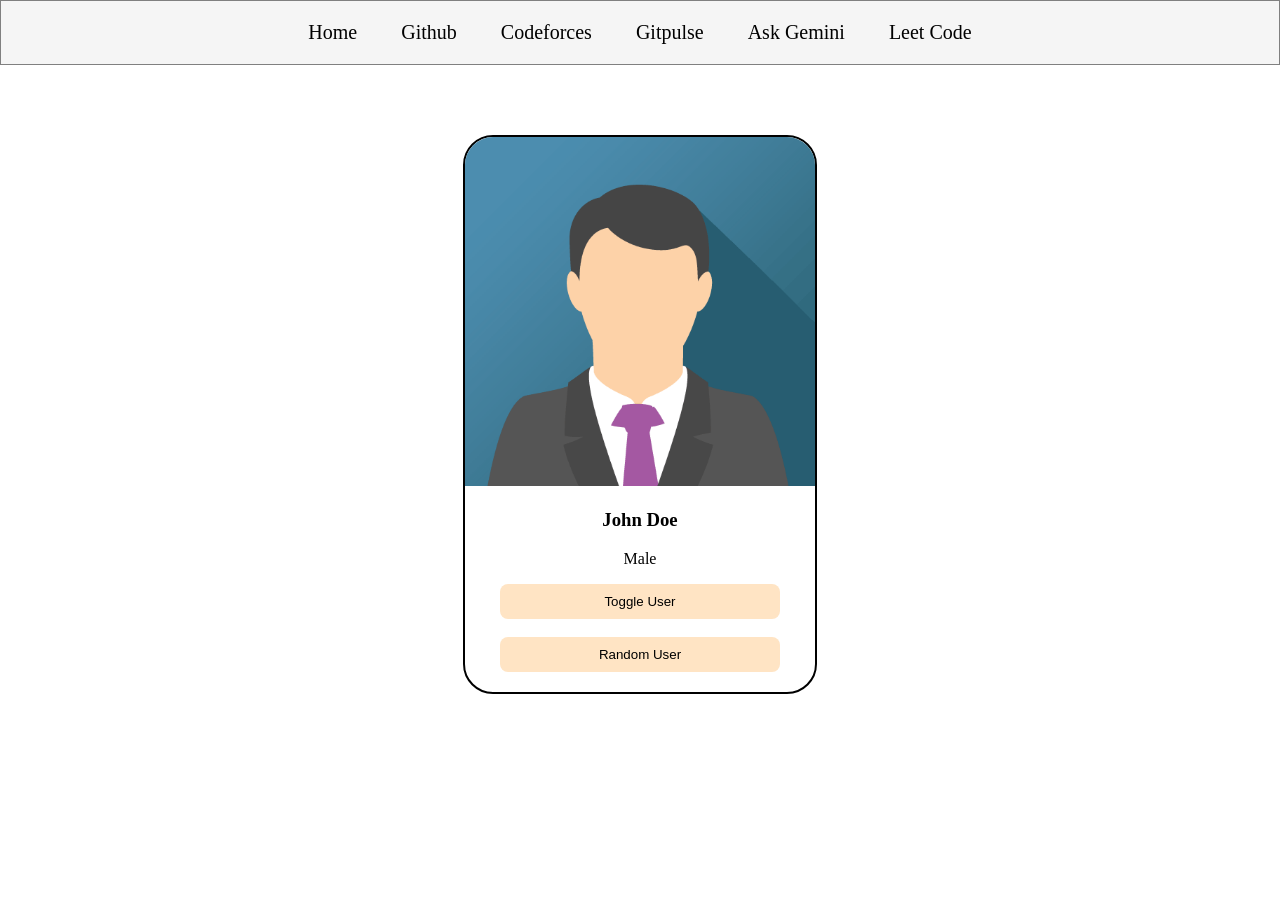
<file: target/classes/static/index.html>
<!DOCTYPE html>
<html lang="en">
<head>
    <meta charset="UTF-8">
    <meta name="viewport" content="width=device-width, initial-scale=1.0">
    <title>Auto Suggest</title>
    <link rel="stylesheet" href="index.css">
</head>
<body>
    <!-- <h1>Hello World!</h1> -->
     <div class="navbar">
        <a href="">Home</a>
        <a href="https://github.com/" target="_blank">Github</a>
        <a href="codeforces-stats.html" target="_blank">Codeforces</a>
        <a href="gitpulse.html" target="_blank">Gitpulse</a>
        <a href="ask-gemini.html" target="_blank"> Ask Gemini</a>
        <a href="leetcode-stats.html" target="_blank">Leet Code</a>
     </div>
     <div class="card">
        <img id="user-image" src="john.png" alt="image not found">
        <h3 id="user-name">John Doe</h3>
        <p id="user-gender">Male</p>

        <button onclick="toggleUser()" >Toggle User</button>
        <br>
        <br>
        <button onclick="randomUser()"> Random User</button>
     </div>
    <script src="index.js"></script>
</body>
</html>
</file>
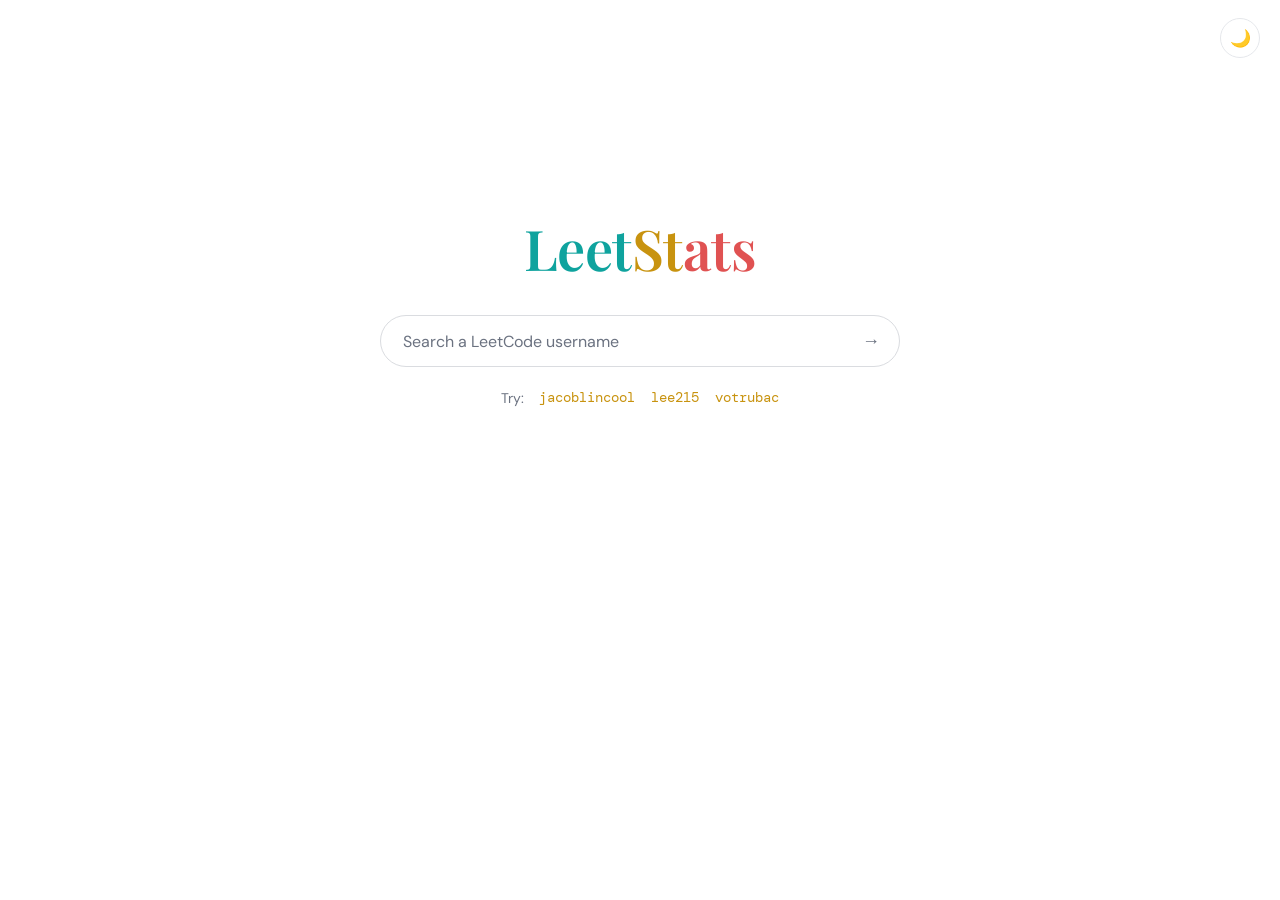
<file: target/classes/static/leetcode-stats.html>
<!DOCTYPE html>
<html lang="en" data-theme="light">
<head>
<meta charset="UTF-8">
<meta name="viewport" content="width=device-width, initial-scale=1.0">
<title>LeetStats</title>
<link rel="preconnect" href="https://fonts.googleapis.com">
<link rel="preconnect" href="https://fonts.gstatic.com" crossorigin>
<link href="https://fonts.googleapis.com/css2?family=Playfair+Display:wght@600&family=DM+Sans:wght@400;500;700&family=DM+Mono:wght@400;500&display=swap" rel="stylesheet">
<style>
  :root, [data-theme="light"] {
    --bg: #ffffff;
    --text: #1f2328;
    --muted: #6b7280;
    --line: #e5e7eb;
    --surface: #ffffff;
    --input-border: #dadce0;
    --input-shadow: rgba(32, 33, 36, 0.12);
    --track: #f0f1f3;
    --easy: #0fa39e;
    --medium: #c8930f;
    --hard: #e05252;
    --accent: #c8930f;
    --card-shadow: 0 1px 3px rgba(32, 33, 36, 0.08), 0 8px 28px rgba(32, 33, 36, 0.06);
  }
  [data-theme="dark"] {
    --bg: #0a0b0d;
    --text: #e9e7e2;
    --muted: #8b8f98;
    --line: rgba(255, 255, 255, 0.09);
    --surface: #121418;
    --input-border: rgba(255, 255, 255, 0.14);
    --input-shadow: rgba(0, 0, 0, 0.5);
    --track: rgba(255, 255, 255, 0.08);
    --easy: #3ddad7;
    --medium: #e3b341;
    --hard: #ff6b6b;
    --accent: #e3b341;
    --card-shadow: 0 20px 50px rgba(0, 0, 0, 0.45);
  }

  * { margin: 0; padding: 0; box-sizing: border-box; }

  html, body { height: 100%; }

  body {
    background: var(--bg);
    color: var(--text);
    font-family: "DM Sans", system-ui, sans-serif;
    display: flex;
    flex-direction: column;
    align-items: center;
    transition: background 0.25s, color 0.25s;
  }

  /* theme toggle, top right */
  .theme-toggle {
    position: fixed;
    top: 18px;
    right: 20px;
    width: 40px;
    height: 40px;
    border-radius: 50%;
    border: 1px solid var(--line);
    background: var(--surface);
    color: var(--text);
    font-size: 17px;
    cursor: pointer;
    display: flex;
    align-items: center;
    justify-content: center;
    transition: background 0.25s, border-color 0.25s, transform 0.15s;
    z-index: 10;
  }
  .theme-toggle:hover { transform: scale(1.06); }
  .theme-toggle:focus-visible { outline: 2px solid var(--accent); outline-offset: 2px; }

  main {
    width: 100%;
    max-width: 640px;
    padding: 0 24px 64px;
    display: flex;
    flex-direction: column;
    align-items: center;
    /* Google-style: sits a bit above vertical center when idle */
    margin-top: clamp(96px, 24vh, 210px);
    transition: margin-top 0.45s cubic-bezier(0.3, 0.8, 0.3, 1);
  }
  body.has-result main { margin-top: 72px; }

  .wordmark {
    font-family: "Playfair Display", serif;
    font-weight: 600;
    font-size: clamp(40px, 8vw, 56px);
    letter-spacing: -0.01em;
    margin-bottom: 30px;
    user-select: none;
  }
  .wordmark .l { color: var(--easy); }
  .wordmark .e { color: var(--medium); }
  .wordmark .t { color: var(--hard); }

  /* search */
  .search {
    width: 100%;
    max-width: 520px;
    display: flex;
    align-items: center;
    gap: 12px;
    background: var(--surface);
    border: 1px solid var(--input-border);
    border-radius: 999px;
    padding: 0 8px 0 22px;
    height: 52px;
    transition: box-shadow 0.2s, border-color 0.2s, background 0.25s;
  }
  .search:focus-within {
    box-shadow: 0 2px 10px var(--input-shadow);
    border-color: transparent;
  }
  [data-theme="dark"] .search:focus-within { border-color: var(--accent); box-shadow: none; }

  .search input {
    flex: 1;
    min-width: 0;
    border: none;
    outline: none;
    background: transparent;
    color: var(--text);
    font-family: "DM Mono", monospace;
    font-size: 16px;
  }
  .search input::placeholder { color: var(--muted); font-family: "DM Sans", sans-serif; }

  .search button {
    border: none;
    background: transparent;
    color: var(--muted);
    font-size: 18px;
    width: 40px;
    height: 40px;
    border-radius: 50%;
    cursor: pointer;
    display: flex;
    align-items: center;
    justify-content: center;
    transition: color 0.15s, background 0.15s;
  }
  .search button:hover { color: var(--accent); background: var(--track); }
  .search button:focus-visible { outline: 2px solid var(--accent); outline-offset: 1px; }
  .search button:disabled { opacity: 0.45; cursor: wait; }

  .try {
    margin-top: 20px;
    font-size: 14px;
    color: var(--muted);
    display: flex;
    gap: 14px;
    align-items: center;
    flex-wrap: wrap;
    justify-content: center;
  }
  .try button {
    background: none;
    border: none;
    padding: 2px 1px;
    color: var(--accent);
    font-family: "DM Mono", monospace;
    font-size: 13.5px;
    cursor: pointer;
    border-bottom: 1px dashed transparent;
    transition: border-color 0.15s;
  }
  .try button:hover { border-bottom-color: var(--accent); }
  .try button:focus-visible { outline: 2px solid var(--accent); outline-offset: 2px; }

  /* states */
  .loader {
    margin-top: 52px;
    width: 34px; height: 34px;
    border: 3px solid var(--track);
    border-top-color: var(--accent);
    border-radius: 50%;
    animation: spin 0.8s linear infinite;
  }
  @keyframes spin { to { transform: rotate(360deg); } }

  .error {
    margin-top: 44px;
    text-align: center;
    color: var(--muted);
    font-size: 14.5px;
    line-height: 1.6;
    max-width: 420px;
  }
  .error b { color: var(--hard); font-weight: 700; display: block; margin-bottom: 4px; }

  /* card */
  .card {
    width: 100%;
    margin-top: 44px;
    background: var(--surface);
    border: 1px solid var(--line);
    border-radius: 18px;
    padding: 30px 34px;
    box-shadow: var(--card-shadow);
    animation: rise 0.45s cubic-bezier(0.2, 0.7, 0.3, 1) both;
    transition: background 0.25s, border-color 0.25s;
  }
  @keyframes rise {
    from { opacity: 0; transform: translateY(14px); }
    to   { opacity: 1; transform: translateY(0); }
  }

  .card-head {
    display: flex;
    justify-content: space-between;
    align-items: baseline;
    gap: 10px;
    flex-wrap: wrap;
    margin-bottom: 26px;
  }
  .card-head a {
    font-family: "Playfair Display", serif;
    font-size: 23px;
    font-weight: 600;
    color: var(--text);
    text-decoration: none;
  }
  .card-head a:hover { color: var(--accent); }
  .card-head .rank {
    font-family: "DM Mono", monospace;
    font-size: 13px;
    color: var(--muted);
  }
  .card-head .rank b { color: var(--accent); font-weight: 500; }

  .card-body {
    display: grid;
    grid-template-columns: 168px 1fr;
    gap: 34px;
    align-items: center;
  }

  .ring-wrap { position: relative; width: 168px; height: 168px; margin: 0 auto; }
  .ring-wrap svg { transform: rotate(-90deg); display: block; }
  .ring-track { fill: none; stroke: var(--track); stroke-width: 9; }
  .ring-fill {
    fill: none;
    stroke: var(--accent);
    stroke-width: 9;
    stroke-linecap: round;
    transition: stroke-dashoffset 1.1s cubic-bezier(0.3, 0.8, 0.3, 1), stroke 0.25s;
  }
  .ring-center {
    position: absolute; inset: 0;
    display: flex; flex-direction: column;
    align-items: center; justify-content: center;
  }
  .ring-center .big {
    font-family: "DM Mono", monospace;
    font-size: 36px;
    line-height: 1;
  }
  .ring-center .small {
    color: var(--muted);
    font-size: 11.5px;
    margin-top: 6px;
    letter-spacing: 0.06em;
    text-transform: uppercase;
  }

  .bars { display: flex; flex-direction: column; gap: 18px; }
  .bar-top {
    display: flex;
    justify-content: space-between;
    align-items: baseline;
    margin-bottom: 7px;
  }
  .bar-top .label {
    font-size: 12.5px;
    font-weight: 700;
    letter-spacing: 0.09em;
    text-transform: uppercase;
  }
  .bar-top .nums {
    font-family: "DM Mono", monospace;
    font-size: 13px;
    color: var(--muted);
  }
  .bar-top .nums b { color: var(--text); font-weight: 500; }
  .bar-track { height: 7px; border-radius: 99px; background: var(--track); overflow: hidden; }
  .bar-fill { height: 100%; width: 0; border-radius: 99px; transition: width 1.1s cubic-bezier(0.3, 0.8, 0.3, 1); }
  .easy   .label { color: var(--easy); }   .easy   .bar-fill { background: var(--easy); }
  .medium .label { color: var(--medium); } .medium .bar-fill { background: var(--medium); }
  .hard   .label { color: var(--hard); }   .hard   .bar-fill { background: var(--hard); }

  .hidden { display: none !important; }

  @media (max-width: 540px) {
    .card { padding: 24px 20px; }
    .card-body { grid-template-columns: 1fr; gap: 26px; }
  }

  @media (prefers-reduced-motion: reduce) {
    * { animation: none !important; transition: none !important; }
  }
</style>
</head>
<body>
  <button class="theme-toggle" id="theme-toggle" aria-label="Switch theme" title="Switch theme">🌙</button>

  <main>
    <h1 class="wordmark"><span class="l">Leet</span><span class="e">St</span><span class="t">ats</span></h1>

    <div class="search">
      <input id="username" type="text" placeholder="Search a LeetCode username" autocomplete="off" spellcheck="false" aria-label="LeetCode username">
      <button id="go" aria-label="Fetch stats" title="Fetch stats">→</button>
    </div>

    <div class="try">
      <span>Try:</span>
      <button data-u="jacoblincool">jacoblincool</button>
      <button data-u="lee215">lee215</button>
      <button data-u="votrubac">votrubac</button>
    </div>

    <div id="loading" class="loader hidden" role="status" aria-label="Loading"></div>

    <div id="error" class="error hidden" role="alert">
      <b>Couldn't fetch that profile</b>
      <span id="error-msg"></span>
    </div>

    <section id="card" class="card hidden" aria-live="polite">
      <div class="card-head">
        <a id="profile-link" href="#" target="_blank" rel="noopener"></a>
        <span class="rank">Rank <b id="ranking">—</b></span>
      </div>
      <div class="card-body">
        <div class="ring-wrap">
          <svg width="168" height="168" viewBox="0 0 168 168" aria-hidden="true">
            <circle class="ring-track" cx="84" cy="84" r="74"></circle>
            <circle class="ring-fill" id="ring" cx="84" cy="84" r="74"></circle>
          </svg>
          <div class="ring-center">
            <div class="big" id="total-solved">0</div>
            <div class="small" id="total-label">solved</div>
          </div>
        </div>
        <div class="bars">
          <div class="bar-row easy">
            <div class="bar-top"><span class="label">Easy</span>
              <span class="nums"><b id="easy-solved">0</b> / <span id="easy-total">0</span></span></div>
            <div class="bar-track"><div class="bar-fill" id="easy-bar"></div></div>
          </div>
          <div class="bar-row medium">
            <div class="bar-top"><span class="label">Medium</span>
              <span class="nums"><b id="medium-solved">0</b> / <span id="medium-total">0</span></span></div>
            <div class="bar-track"><div class="bar-fill" id="medium-bar"></div></div>
          </div>
          <div class="bar-row hard">
            <div class="bar-top"><span class="label">Hard</span>
              <span class="nums"><b id="hard-solved">0</b> / <span id="hard-total">0</span></span></div>
            <div class="bar-track"><div class="bar-fill" id="hard-bar"></div></div>
          </div>
        </div>
      </div>
    </section>
  </main>

<script>
(function () {
  "use strict";

  /* ---------- theme ---------- */
  var root = document.documentElement;
  var toggle = document.getElementById("theme-toggle");
  var prefersDark = window.matchMedia("(prefers-color-scheme: dark)").matches;
  setTheme(prefersDark ? "dark" : "light");

  function setTheme(t) {
    root.setAttribute("data-theme", t);
    toggle.textContent = t === "dark" ? "☀️" : "🌙";
  }
  toggle.addEventListener("click", function () {
    setTheme(root.getAttribute("data-theme") === "dark" ? "light" : "dark");
  });

  /* ---------- elements ---------- */
  var input = document.getElementById("username");
  var goBtn = document.getElementById("go");
  var loadingEl = document.getElementById("loading");
  var errorEl = document.getElementById("error");
  var errorMsg = document.getElementById("error-msg");
  var cardEl = document.getElementById("card");

  var RING_R = 74;
  var RING_C = 2 * Math.PI * RING_R;
  var ring = document.getElementById("ring");
  ring.setAttribute("stroke-dasharray", RING_C);
  ring.setAttribute("stroke-dashoffset", RING_C);

  /* ---------- data sources (tried in order) ---------- */
  var SOURCES = [
    {
      url: function (u) { return "https://leetcode-api-faisalshohag.vercel.app/" + encodeURIComponent(u); },
      parse: function (d) {
        if (!d || d.errors || d.totalSolved === undefined) return null;
        return pick(d);
      }
    },
    {
      url: function (u) { return "https://alfa-leetcode-api.onrender.com/userProfile/" + encodeURIComponent(u); },
      parse: function (d) {
        if (!d || d.errors || d.totalSolved === undefined) return null;
        return pick(d);
      }
    },
    {
      url: function (u) { return "https://leetcode-stats-api.herokuapp.com/" + encodeURIComponent(u); },
      parse: function (d) {
        if (!d || d.status !== "success") return null;
        return pick(d);
      }
    }
  ];

  function pick(d) {
    return {
      totalSolved: d.totalSolved, totalQuestions: d.totalQuestions,
      easySolved: d.easySolved, totalEasy: d.totalEasy,
      mediumSolved: d.mediumSolved, totalMedium: d.totalMedium,
      hardSolved: d.hardSolved, totalHard: d.totalHard,
      ranking: d.ranking
    };
  }

  function fetchWithTimeout(url, ms) {
    var ctrl = new AbortController();
    var t = setTimeout(function () { ctrl.abort(); }, ms);
    return fetch(url, { signal: ctrl.signal })
      .then(function (r) { return r.json(); })
      .finally(function () { clearTimeout(t); });
  }

  function fetchStats(username) {
    var i = 0;
    function tryNext() {
      if (i >= SOURCES.length) return Promise.reject(new Error("all sources failed"));
      var src = SOURCES[i++];
      return fetchWithTimeout(src.url(username), 12000)
        .then(function (json) {
          var parsed = src.parse(json);
          return parsed || tryNext();
        })
        .catch(function () { return tryNext(); });
    }
    return tryNext();
  }

  /* ---------- rendering ---------- */
  function fmt(n) {
    if (n === null || n === undefined || isNaN(n)) return "—";
    return Number(n).toLocaleString("en-US");
  }

  function countUp(el, target, ms) {
    var reduce = window.matchMedia("(prefers-reduced-motion: reduce)").matches;
    if (reduce || !target) { el.textContent = fmt(target || 0); return; }
    var start = performance.now();
    (function step(now) {
      var p = Math.min(((now || performance.now()) - start) / ms, 1);
      var eased = 1 - Math.pow(1 - p, 3);
      el.textContent = fmt(Math.round(target * eased));
      if (p < 1) requestAnimationFrame(step);
    })();
  }

  function setBar(id, solved, total) {
    var pct = total > 0 ? (solved / total) * 100 : 0;
    document.getElementById(id).style.width = Math.max(pct, solved > 0 ? 2 : 0) + "%";
  }

  function render(username, s) {
    var link = document.getElementById("profile-link");
    link.textContent = username;
    link.href = "https://leetcode.com/u/" + encodeURIComponent(username) + "/";

    document.getElementById("ranking").textContent = "#" + fmt(s.ranking);
    document.getElementById("total-label").textContent = "of " + fmt(s.totalQuestions);
    document.getElementById("easy-solved").textContent = fmt(s.easySolved);
    document.getElementById("easy-total").textContent = fmt(s.totalEasy);
    document.getElementById("medium-solved").textContent = fmt(s.mediumSolved);
    document.getElementById("medium-total").textContent = fmt(s.totalMedium);
    document.getElementById("hard-solved").textContent = fmt(s.hardSolved);
    document.getElementById("hard-total").textContent = fmt(s.totalHard);

    document.body.classList.add("has-result");
    cardEl.classList.remove("hidden");

    requestAnimationFrame(function () {
      requestAnimationFrame(function () {
        countUp(document.getElementById("total-solved"), s.totalSolved, 1100);
        var pct = s.totalQuestions > 0 ? s.totalSolved / s.totalQuestions : 0;
        ring.setAttribute("stroke-dashoffset", RING_C * (1 - pct));
        setBar("easy-bar", s.easySolved, s.totalEasy);
        setBar("medium-bar", s.mediumSolved, s.totalMedium);
        setBar("hard-bar", s.hardSolved, s.totalHard);
      });
    });
  }

  function resetCard() {
    ring.setAttribute("stroke-dashoffset", RING_C);
    ["easy-bar", "medium-bar", "hard-bar"].forEach(function (id) {
      document.getElementById(id).style.width = "0";
    });
    document.getElementById("total-solved").textContent = "0";
  }

  /* ---------- flow ---------- */
  var busy = false;

  function lookup(username) {
    username = (username || "").trim();
    if (!username || busy) return;
    busy = true;

    input.value = username;
    goBtn.disabled = true;
    errorEl.classList.add("hidden");
    cardEl.classList.add("hidden");
    resetCard();
    loadingEl.classList.remove("hidden");

    fetchStats(username)
      .then(function (stats) {
        loadingEl.classList.add("hidden");
        render(username, stats);
      })
      .catch(function () {
        loadingEl.classList.add("hidden");
        errorMsg.textContent = 'No stats found for "' + username +
          '". Check the spelling, or the public stats APIs may be briefly busy — try again in a moment.';
        errorEl.classList.remove("hidden");
      })
      .finally(function () {
        goBtn.disabled = false;
        busy = false;
      });
  }

  goBtn.addEventListener("click", function () { lookup(input.value); });
  input.addEventListener("keydown", function (e) { if (e.key === "Enter") lookup(input.value); });
  document.querySelectorAll(".try button").forEach(function (b) {
    b.addEventListener("click", function () { lookup(b.dataset.u); });
  });
})();
</script>
</body>
</html>
</file>
<file: target/classes/static/index.css>
body{
    margin: 0px;
    background-color: white;
}

h1 {
    color: red;
}

.navbar{
    border-style: solid;
    border-width: 1px;
    border-color: gray;
    padding: 20px;
    text-align: center;
    background-color: whitesmoke;
}

.navbar a{
    padding: 20px;
    text-decoration: none;
    color: black;
    font-size: 20px;
}

.navbar a:hover{
    color:red;
    background-color:cornsilk;
}

.card{
    border: 2px solid black;
    width: 350px;
    border-radius: 30px;
    text-align: center;
    margin-top: 70px;
    overflow: hidden;
    margin-left: auto;
    margin-right: auto;
    padding-bottom: 20px;
    background-color: white;
}

.card img{
    /* width: 300px; */
    width: 100%;
}

.card button{
    border-style: none;
    padding: 10px;
    width: 80%;
    border-radius: 8px;
    background-color: bisque;
}
</file>
